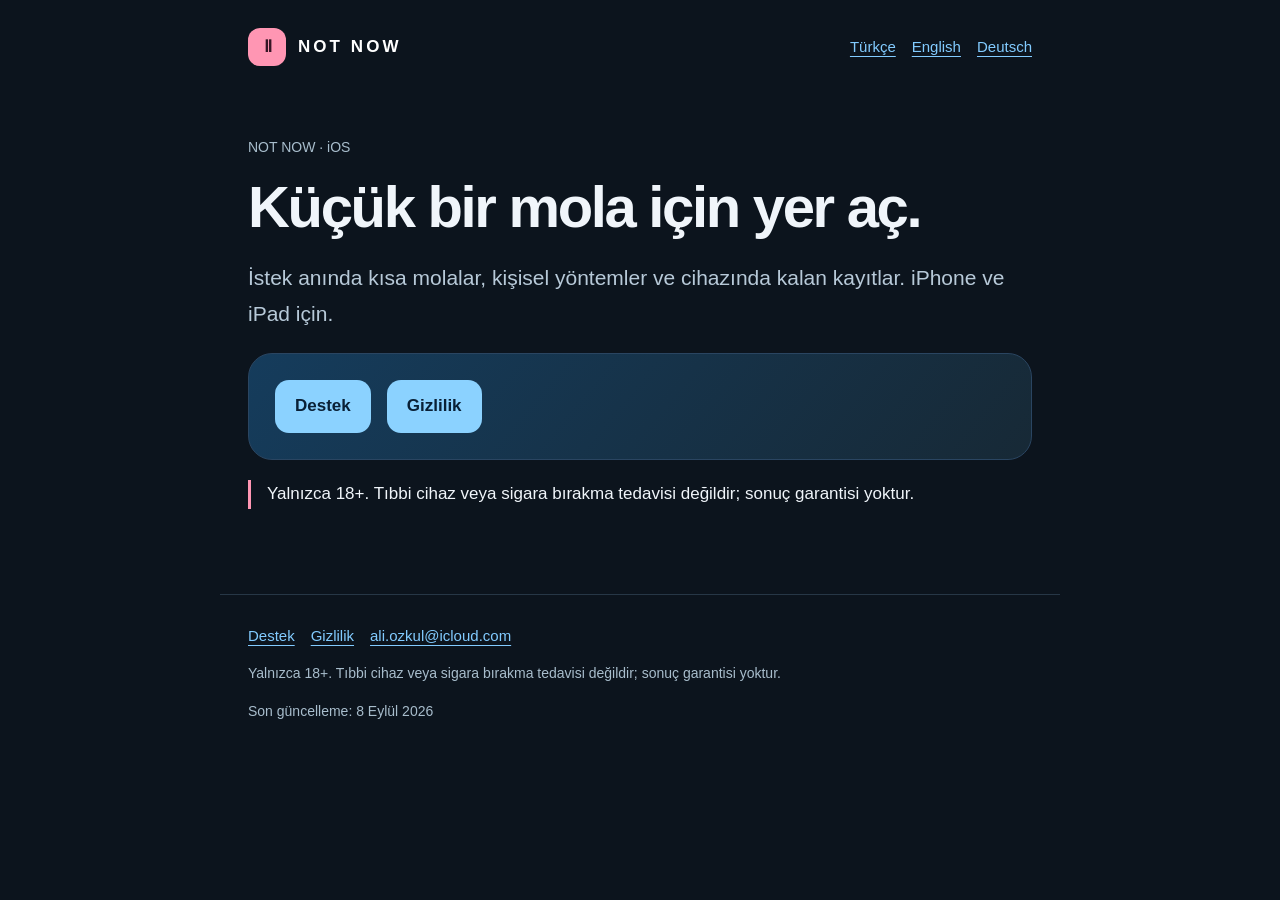
<file: index.html>
<!doctype html><html lang="tr"><head><meta charset="utf-8"><meta name="viewport" content="width=device-width,initial-scale=1"><meta name="description" content="İstek anında kısa molalar, kişisel yöntemler ve cihazında kalan kayıtlar. iPhone ve iPad için."><title>NOT NOW · NOT NOW</title><link rel="stylesheet" href="style.css"></head><body><header><a class="brand" href="index.html"><span>Ⅱ</span>NOT NOW</a><nav aria-label="Language"><a lang="tr" href="index.html">Türkçe</a> <a lang="en" href="index-en.html">English</a> <a lang="de" href="index-de.html">Deutsch</a></nav></header><main><p class="muted">NOT NOW · iOS</p><h1>Küçük bir mola için yer aç.</h1><p class="lead">İstek anında kısa molalar, kişisel yöntemler ve cihazında kalan kayıtlar. iPhone ve iPad için.</p><div class="card links"><a class="button" href="support.html">Destek</a><a class="button" href="privacy.html">Gizlilik</a></div><p class="notice">Yalnızca 18+. Tıbbi cihaz veya sigara bırakma tedavisi değildir; sonuç garantisi yoktur.</p></main><footer><nav><a href="support.html">Destek</a><a href="privacy.html">Gizlilik</a><a href="mailto:ali.ozkul@icloud.com">ali.ozkul@icloud.com</a></nav><p>Yalnızca 18+. Tıbbi cihaz veya sigara bırakma tedavisi değildir; sonuç garantisi yoktur.</p><p>Son güncelleme: 8 Eylül 2026</p></footer></body></html>
</file>
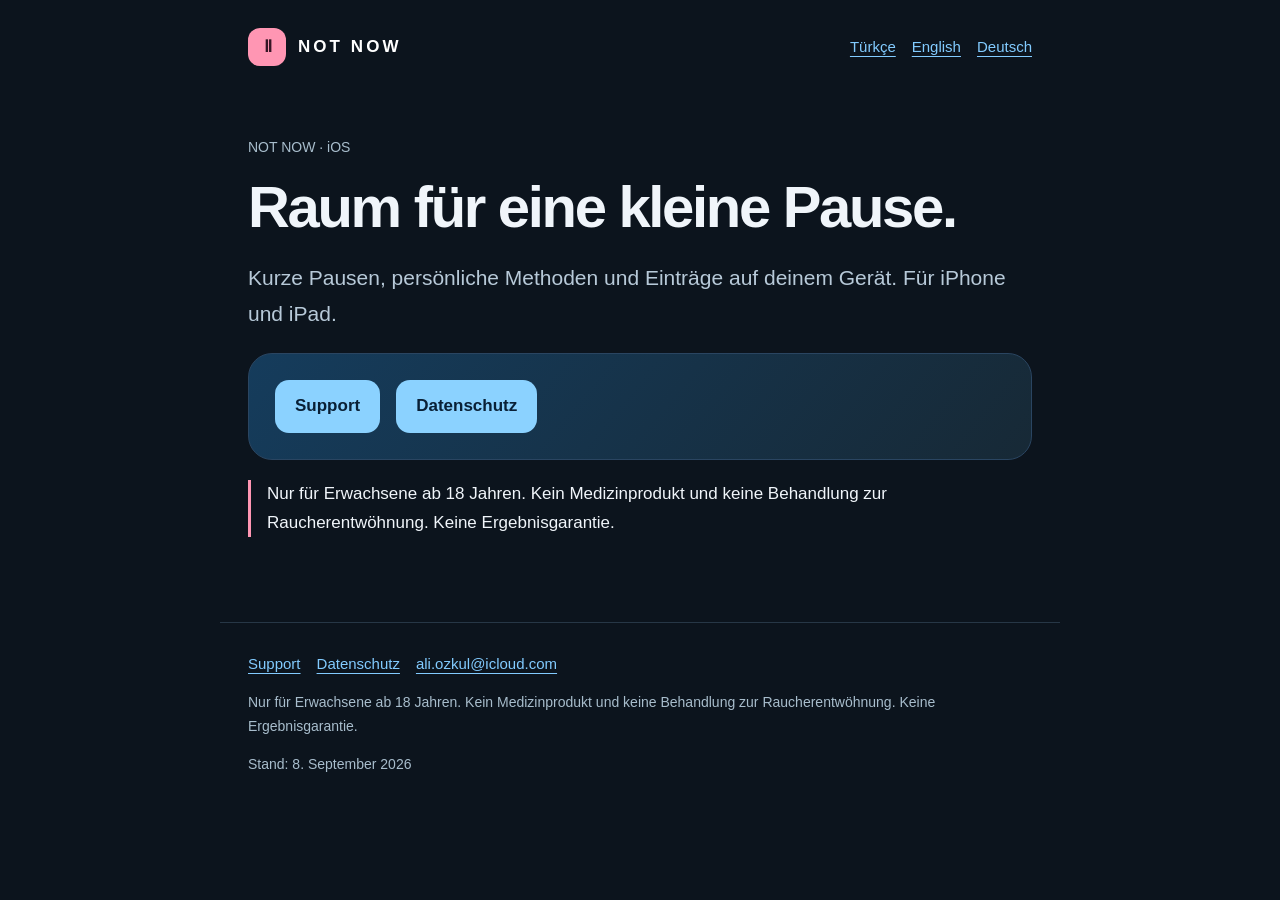
<file: index-de.html>
<!doctype html><html lang="de"><head><meta charset="utf-8"><meta name="viewport" content="width=device-width,initial-scale=1"><meta name="description" content="Kurze Pausen, persönliche Methoden und Einträge auf deinem Gerät. Für iPhone und iPad."><title>NOT NOW · NOT NOW</title><link rel="stylesheet" href="style.css"></head><body><header><a class="brand" href="index-de.html"><span>Ⅱ</span>NOT NOW</a><nav aria-label="Language"><a lang="tr" href="index.html">Türkçe</a> <a lang="en" href="index-en.html">English</a> <a lang="de" href="index-de.html">Deutsch</a></nav></header><main><p class="muted">NOT NOW · iOS</p><h1>Raum für eine kleine Pause.</h1><p class="lead">Kurze Pausen, persönliche Methoden und Einträge auf deinem Gerät. Für iPhone und iPad.</p><div class="card links"><a class="button" href="support-de.html">Support</a><a class="button" href="privacy-de.html">Datenschutz</a></div><p class="notice">Nur für Erwachsene ab 18 Jahren. Kein Medizinprodukt und keine Behandlung zur Raucherentwöhnung. Keine Ergebnisgarantie.</p></main><footer><nav><a href="support-de.html">Support</a><a href="privacy-de.html">Datenschutz</a><a href="mailto:ali.ozkul@icloud.com">ali.ozkul@icloud.com</a></nav><p>Nur für Erwachsene ab 18 Jahren. Kein Medizinprodukt und keine Behandlung zur Raucherentwöhnung. Keine Ergebnisgarantie.</p><p>Stand: 8. September 2026</p></footer></body></html>
</file>
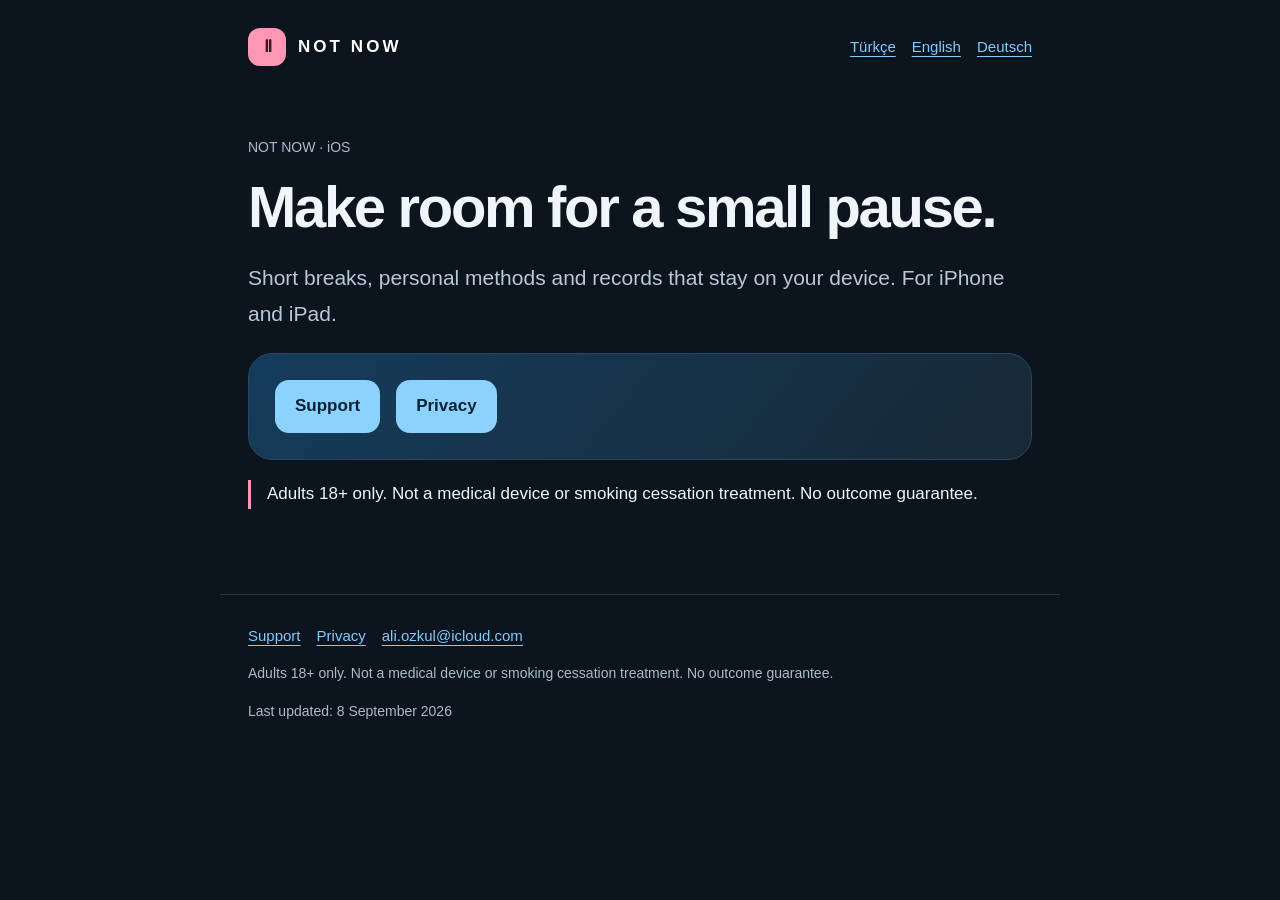
<file: index-en.html>
<!doctype html><html lang="en"><head><meta charset="utf-8"><meta name="viewport" content="width=device-width,initial-scale=1"><meta name="description" content="Short breaks, personal methods and records that stay on your device. For iPhone and iPad."><title>NOT NOW · NOT NOW</title><link rel="stylesheet" href="style.css"></head><body><header><a class="brand" href="index-en.html"><span>Ⅱ</span>NOT NOW</a><nav aria-label="Language"><a lang="tr" href="index.html">Türkçe</a> <a lang="en" href="index-en.html">English</a> <a lang="de" href="index-de.html">Deutsch</a></nav></header><main><p class="muted">NOT NOW · iOS</p><h1>Make room for a small pause.</h1><p class="lead">Short breaks, personal methods and records that stay on your device. For iPhone and iPad.</p><div class="card links"><a class="button" href="support-en.html">Support</a><a class="button" href="privacy-en.html">Privacy</a></div><p class="notice">Adults 18+ only. Not a medical device or smoking cessation treatment. No outcome guarantee.</p></main><footer><nav><a href="support-en.html">Support</a><a href="privacy-en.html">Privacy</a><a href="mailto:ali.ozkul@icloud.com">ali.ozkul@icloud.com</a></nav><p>Adults 18+ only. Not a medical device or smoking cessation treatment. No outcome guarantee.</p><p>Last updated: 8 September 2026</p></footer></body></html>
</file>
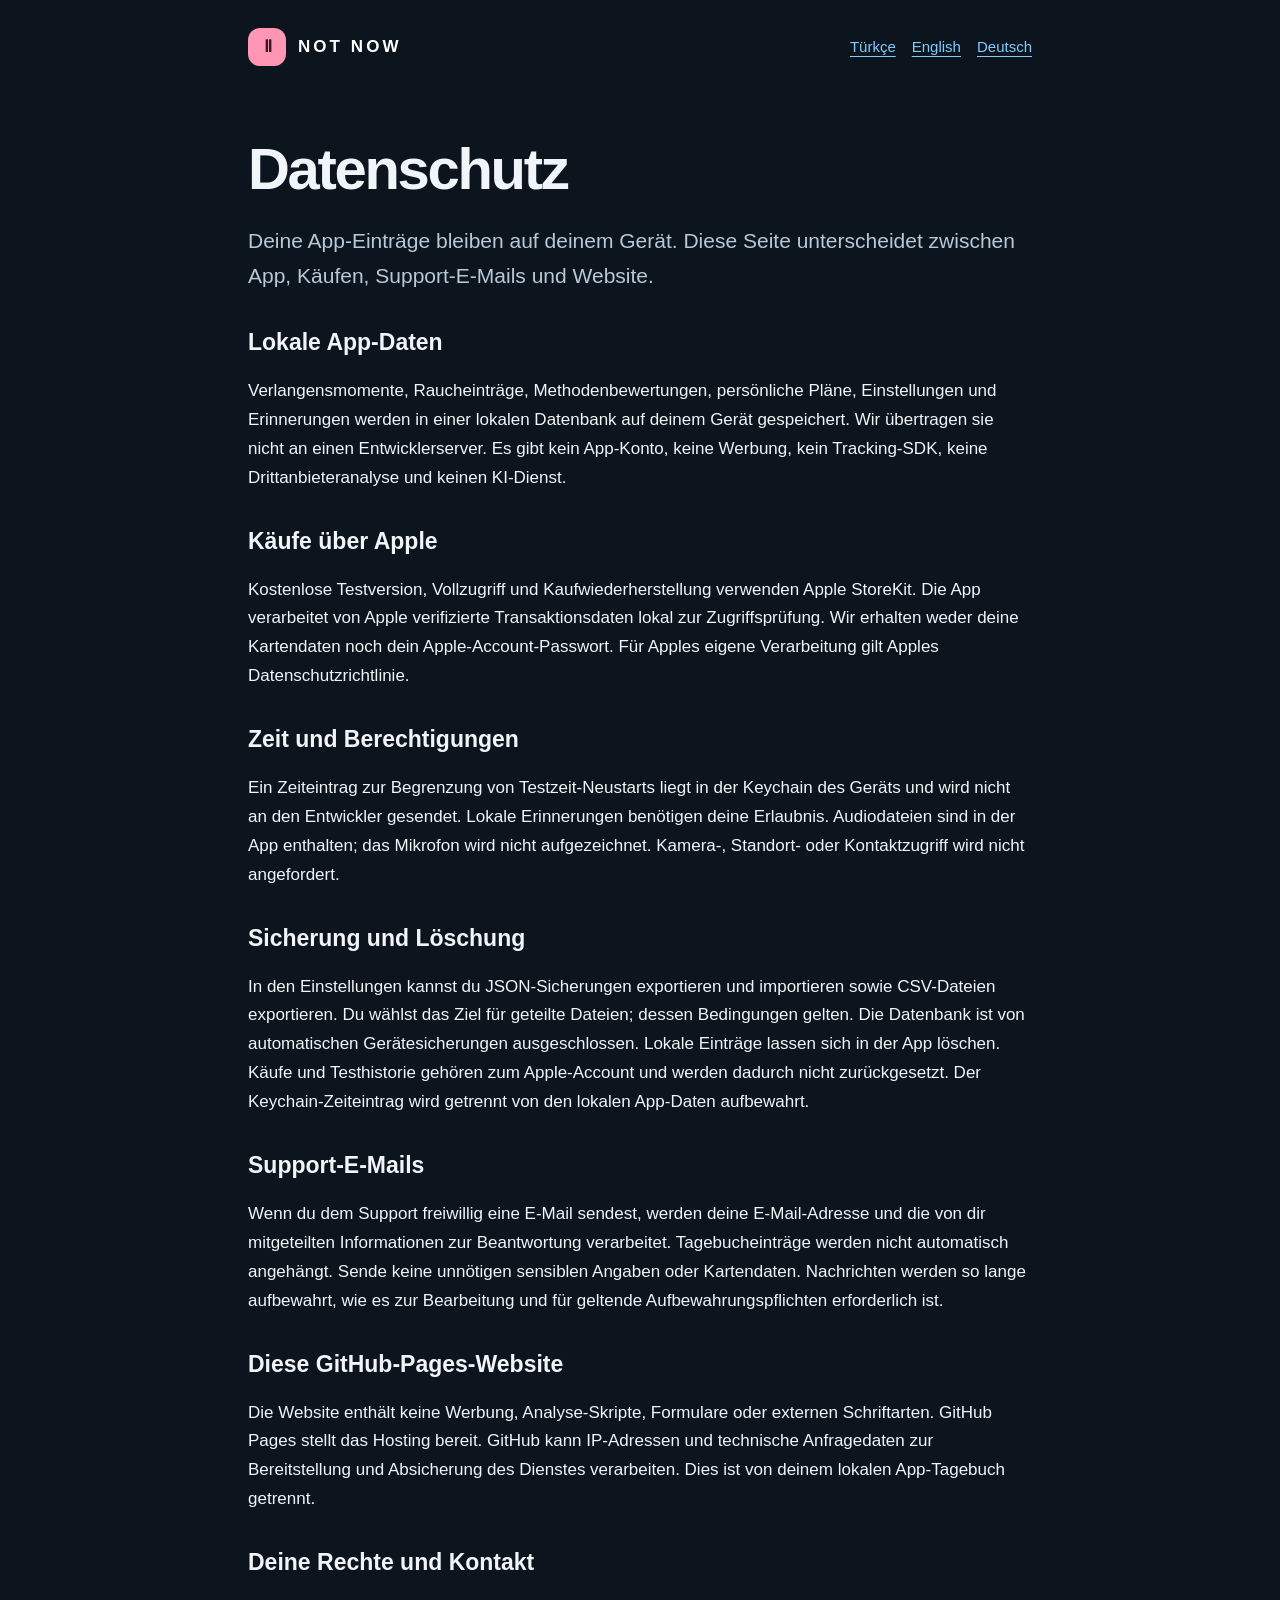
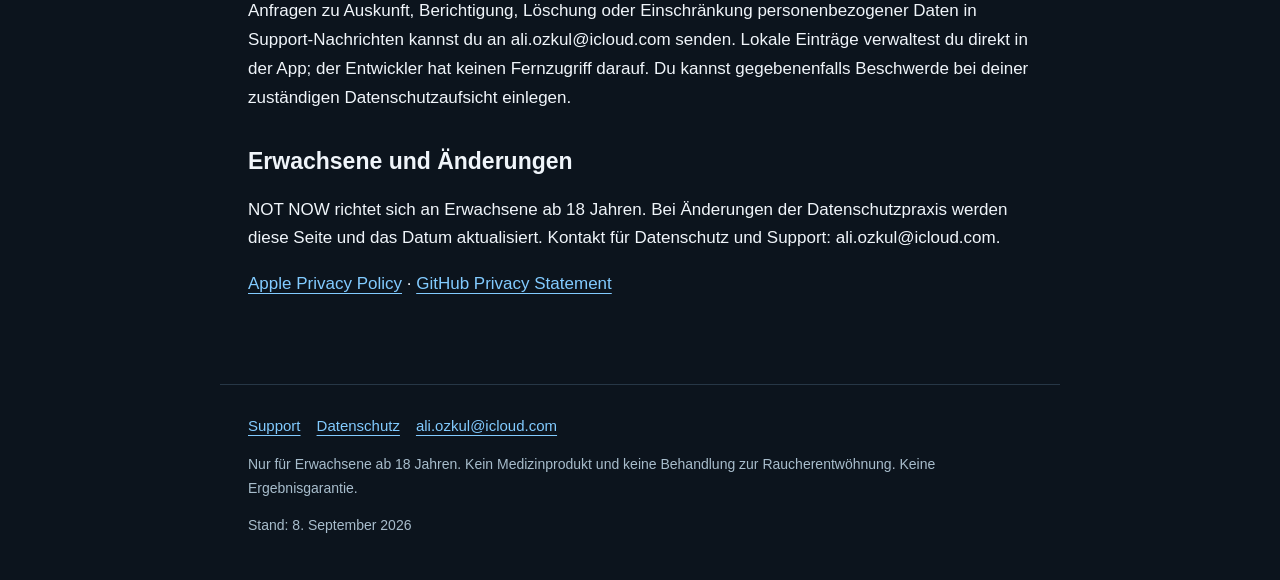
<file: privacy-de.html>
<!doctype html><html lang="de"><head><meta charset="utf-8"><meta name="viewport" content="width=device-width,initial-scale=1"><meta name="description" content="Kurze Pausen, persönliche Methoden und Einträge auf deinem Gerät. Für iPhone und iPad."><title>Datenschutz · NOT NOW</title><link rel="stylesheet" href="style.css"></head><body><header><a class="brand" href="index-de.html"><span>Ⅱ</span>NOT NOW</a><nav aria-label="Language"><a lang="tr" href="privacy.html">Türkçe</a> <a lang="en" href="privacy-en.html">English</a> <a lang="de" href="privacy-de.html">Deutsch</a></nav></header><main><h1>Datenschutz</h1><p class="lead">Deine App-Einträge bleiben auf deinem Gerät. Diese Seite unterscheidet zwischen App, Käufen, Support-E-Mails und Website.</p><section><h2>Lokale App-Daten</h2><p>Verlangensmomente, Raucheinträge, Methodenbewertungen, persönliche Pläne, Einstellungen und Erinnerungen werden in einer lokalen Datenbank auf deinem Gerät gespeichert. Wir übertragen sie nicht an einen Entwicklerserver. Es gibt kein App-Konto, keine Werbung, kein Tracking-SDK, keine Drittanbieteranalyse und keinen KI-Dienst.</p></section><section><h2>Käufe über Apple</h2><p>Kostenlose Testversion, Vollzugriff und Kaufwiederherstellung verwenden Apple StoreKit. Die App verarbeitet von Apple verifizierte Transaktionsdaten lokal zur Zugriffsprüfung. Wir erhalten weder deine Kartendaten noch dein Apple-Account-Passwort. Für Apples eigene Verarbeitung gilt Apples Datenschutzrichtlinie.</p></section><section><h2>Zeit und Berechtigungen</h2><p>Ein Zeiteintrag zur Begrenzung von Testzeit-Neustarts liegt in der Keychain des Geräts und wird nicht an den Entwickler gesendet. Lokale Erinnerungen benötigen deine Erlaubnis. Audiodateien sind in der App enthalten; das Mikrofon wird nicht aufgezeichnet. Kamera-, Standort- oder Kontaktzugriff wird nicht angefordert.</p></section><section><h2>Sicherung und Löschung</h2><p>In den Einstellungen kannst du JSON-Sicherungen exportieren und importieren sowie CSV-Dateien exportieren. Du wählst das Ziel für geteilte Dateien; dessen Bedingungen gelten. Die Datenbank ist von automatischen Gerätesicherungen ausgeschlossen. Lokale Einträge lassen sich in der App löschen. Käufe und Testhistorie gehören zum Apple-Account und werden dadurch nicht zurückgesetzt. Der Keychain-Zeiteintrag wird getrennt von den lokalen App-Daten aufbewahrt.</p></section><section><h2>Support-E-Mails</h2><p>Wenn du dem Support freiwillig eine E-Mail sendest, werden deine E-Mail-Adresse und die von dir mitgeteilten Informationen zur Beantwortung verarbeitet. Tagebucheinträge werden nicht automatisch angehängt. Sende keine unnötigen sensiblen Angaben oder Kartendaten. Nachrichten werden so lange aufbewahrt, wie es zur Bearbeitung und für geltende Aufbewahrungspflichten erforderlich ist.</p></section><section><h2>Diese GitHub-Pages-Website</h2><p>Die Website enthält keine Werbung, Analyse-Skripte, Formulare oder externen Schriftarten. GitHub Pages stellt das Hosting bereit. GitHub kann IP-Adressen und technische Anfragedaten zur Bereitstellung und Absicherung des Dienstes verarbeiten. Dies ist von deinem lokalen App-Tagebuch getrennt.</p></section><section><h2>Deine Rechte und Kontakt</h2><p>Anfragen zu Auskunft, Berichtigung, Löschung oder Einschränkung personenbezogener Daten in Support-Nachrichten kannst du an ali.ozkul@icloud.com senden. Lokale Einträge verwaltest du direkt in der App; der Entwickler hat keinen Fernzugriff darauf. Du kannst gegebenenfalls Beschwerde bei deiner zuständigen Datenschutzaufsicht einlegen.</p></section><section><h2>Erwachsene und Änderungen</h2><p>NOT NOW richtet sich an Erwachsene ab 18 Jahren. Bei Änderungen der Datenschutzpraxis werden diese Seite und das Datum aktualisiert. Kontakt für Datenschutz und Support: ali.ozkul@icloud.com.</p></section><p><a href="https://www.apple.com/legal/privacy/">Apple Privacy Policy</a> · <a href="https://docs.github.com/en/site-policy/privacy-policies/github-general-privacy-statement">GitHub Privacy Statement</a></p></main><footer><nav><a href="support-de.html">Support</a><a href="privacy-de.html">Datenschutz</a><a href="mailto:ali.ozkul@icloud.com">ali.ozkul@icloud.com</a></nav><p>Nur für Erwachsene ab 18 Jahren. Kein Medizinprodukt und keine Behandlung zur Raucherentwöhnung. Keine Ergebnisgarantie.</p><p>Stand: 8. September 2026</p></footer></body></html>
</file>
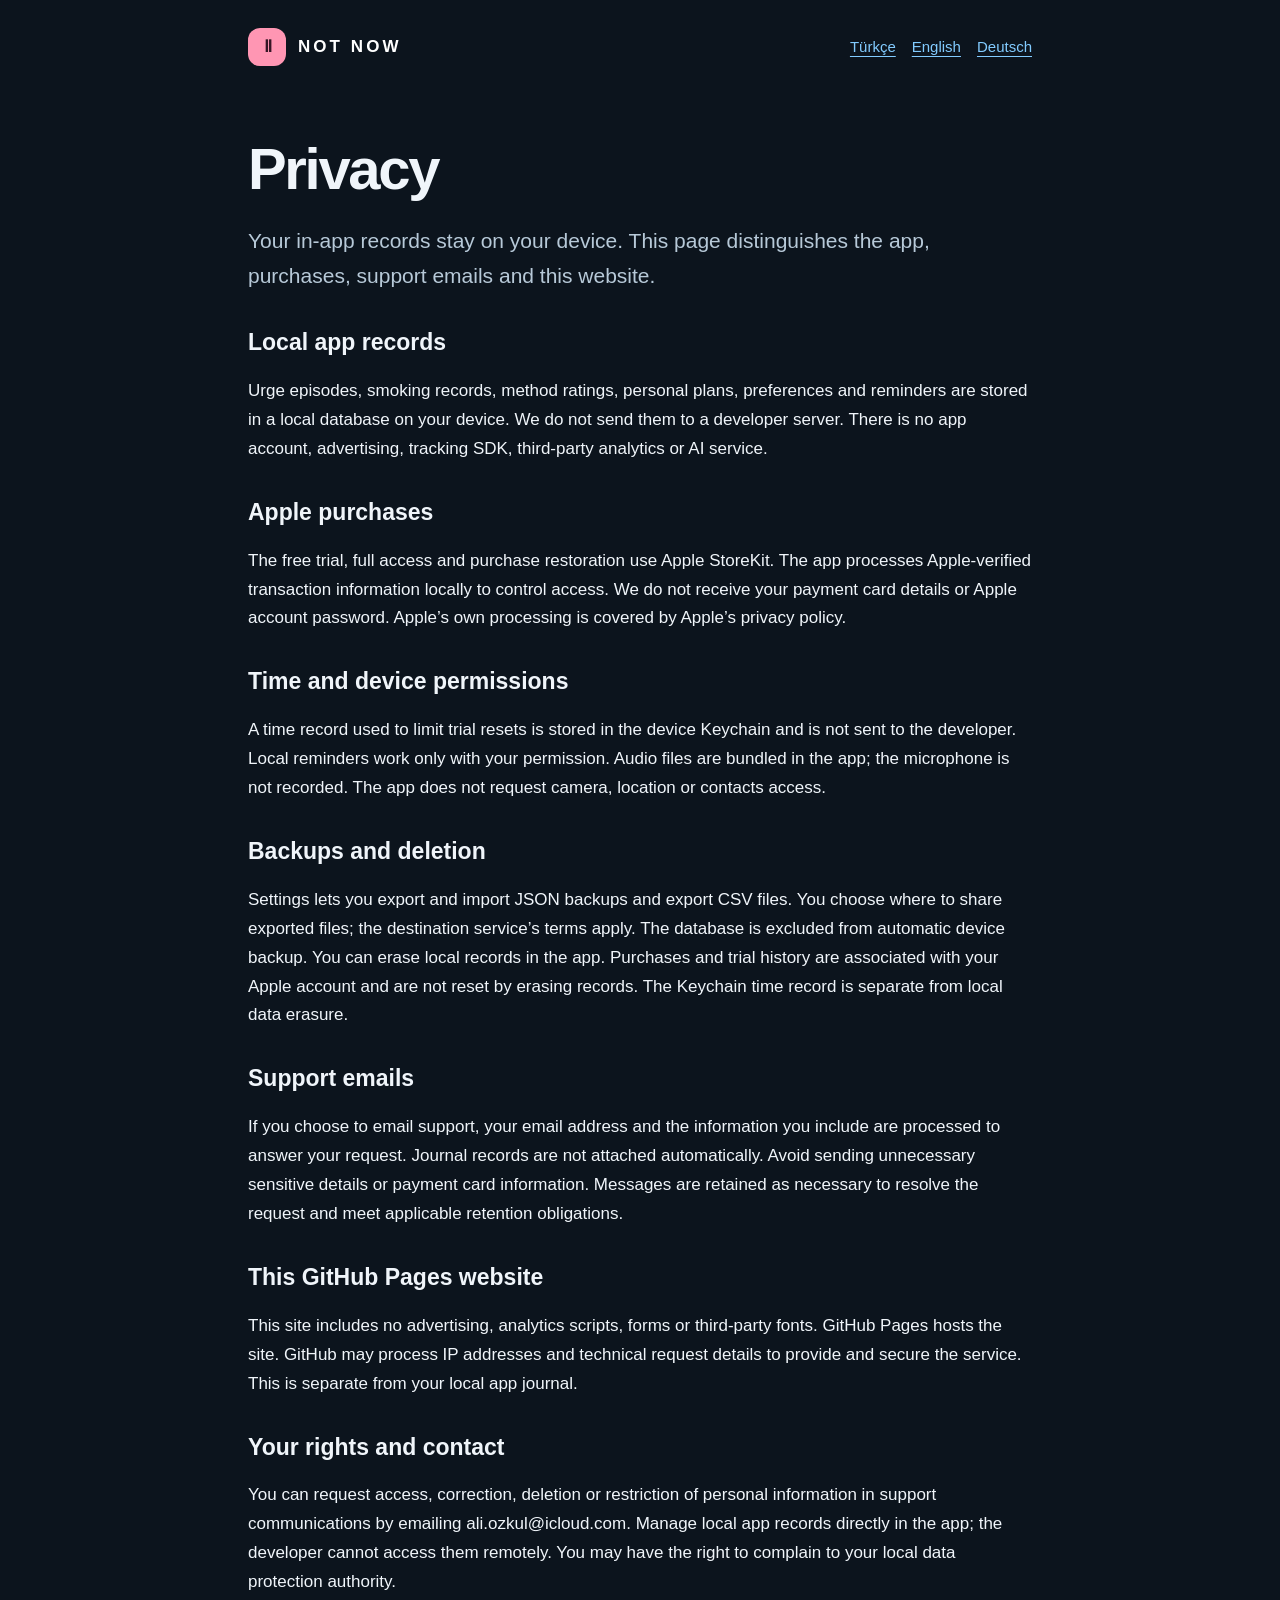
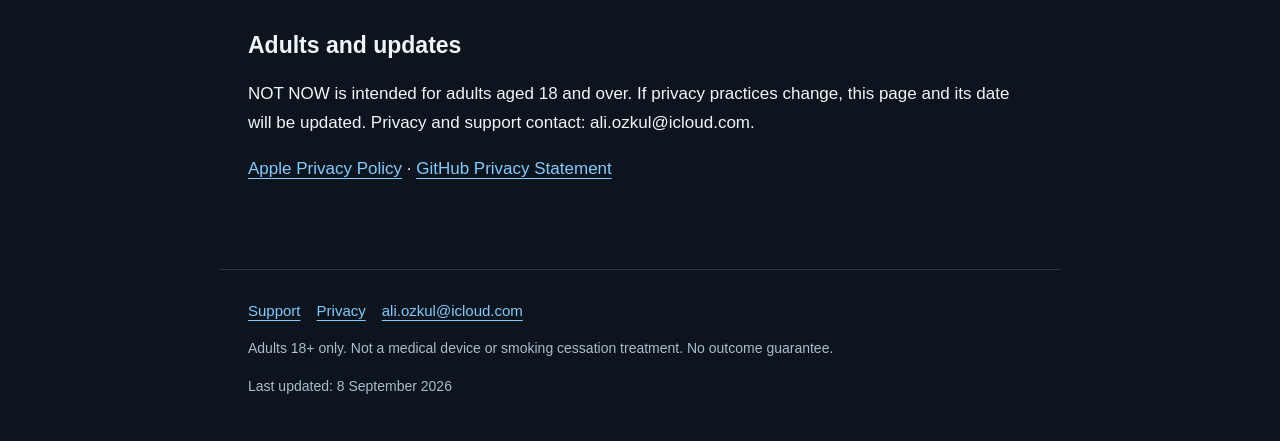
<file: privacy-en.html>
<!doctype html><html lang="en"><head><meta charset="utf-8"><meta name="viewport" content="width=device-width,initial-scale=1"><meta name="description" content="Short breaks, personal methods and records that stay on your device. For iPhone and iPad."><title>Privacy · NOT NOW</title><link rel="stylesheet" href="style.css"></head><body><header><a class="brand" href="index-en.html"><span>Ⅱ</span>NOT NOW</a><nav aria-label="Language"><a lang="tr" href="privacy.html">Türkçe</a> <a lang="en" href="privacy-en.html">English</a> <a lang="de" href="privacy-de.html">Deutsch</a></nav></header><main><h1>Privacy</h1><p class="lead">Your in-app records stay on your device. This page distinguishes the app, purchases, support emails and this website.</p><section><h2>Local app records</h2><p>Urge episodes, smoking records, method ratings, personal plans, preferences and reminders are stored in a local database on your device. We do not send them to a developer server. There is no app account, advertising, tracking SDK, third-party analytics or AI service.</p></section><section><h2>Apple purchases</h2><p>The free trial, full access and purchase restoration use Apple StoreKit. The app processes Apple-verified transaction information locally to control access. We do not receive your payment card details or Apple account password. Apple’s own processing is covered by Apple’s privacy policy.</p></section><section><h2>Time and device permissions</h2><p>A time record used to limit trial resets is stored in the device Keychain and is not sent to the developer. Local reminders work only with your permission. Audio files are bundled in the app; the microphone is not recorded. The app does not request camera, location or contacts access.</p></section><section><h2>Backups and deletion</h2><p>Settings lets you export and import JSON backups and export CSV files. You choose where to share exported files; the destination service’s terms apply. The database is excluded from automatic device backup. You can erase local records in the app. Purchases and trial history are associated with your Apple account and are not reset by erasing records. The Keychain time record is separate from local data erasure.</p></section><section><h2>Support emails</h2><p>If you choose to email support, your email address and the information you include are processed to answer your request. Journal records are not attached automatically. Avoid sending unnecessary sensitive details or payment card information. Messages are retained as necessary to resolve the request and meet applicable retention obligations.</p></section><section><h2>This GitHub Pages website</h2><p>This site includes no advertising, analytics scripts, forms or third-party fonts. GitHub Pages hosts the site. GitHub may process IP addresses and technical request details to provide and secure the service. This is separate from your local app journal.</p></section><section><h2>Your rights and contact</h2><p>You can request access, correction, deletion or restriction of personal information in support communications by emailing ali.ozkul@icloud.com. Manage local app records directly in the app; the developer cannot access them remotely. You may have the right to complain to your local data protection authority.</p></section><section><h2>Adults and updates</h2><p>NOT NOW is intended for adults aged 18 and over. If privacy practices change, this page and its date will be updated. Privacy and support contact: ali.ozkul@icloud.com.</p></section><p><a href="https://www.apple.com/legal/privacy/">Apple Privacy Policy</a> · <a href="https://docs.github.com/en/site-policy/privacy-policies/github-general-privacy-statement">GitHub Privacy Statement</a></p></main><footer><nav><a href="support-en.html">Support</a><a href="privacy-en.html">Privacy</a><a href="mailto:ali.ozkul@icloud.com">ali.ozkul@icloud.com</a></nav><p>Adults 18+ only. Not a medical device or smoking cessation treatment. No outcome guarantee.</p><p>Last updated: 8 September 2026</p></footer></body></html>
</file>
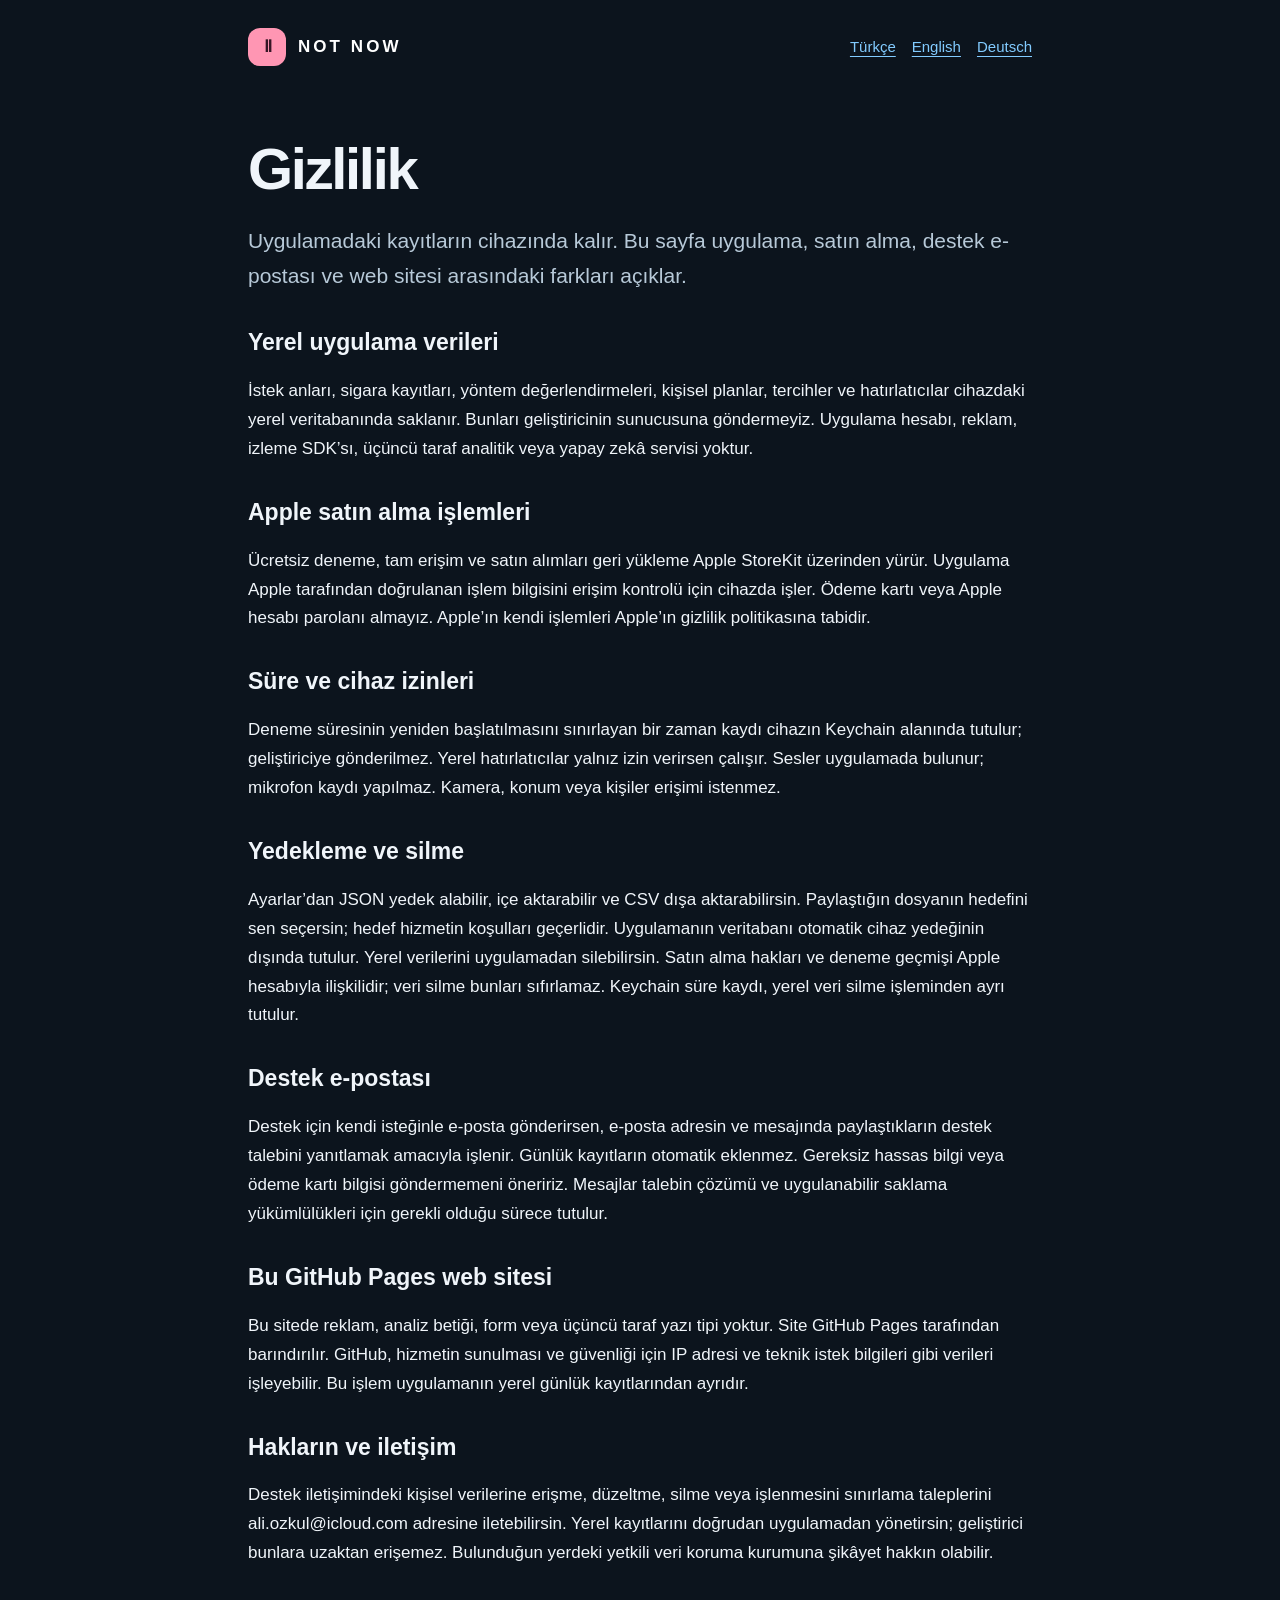
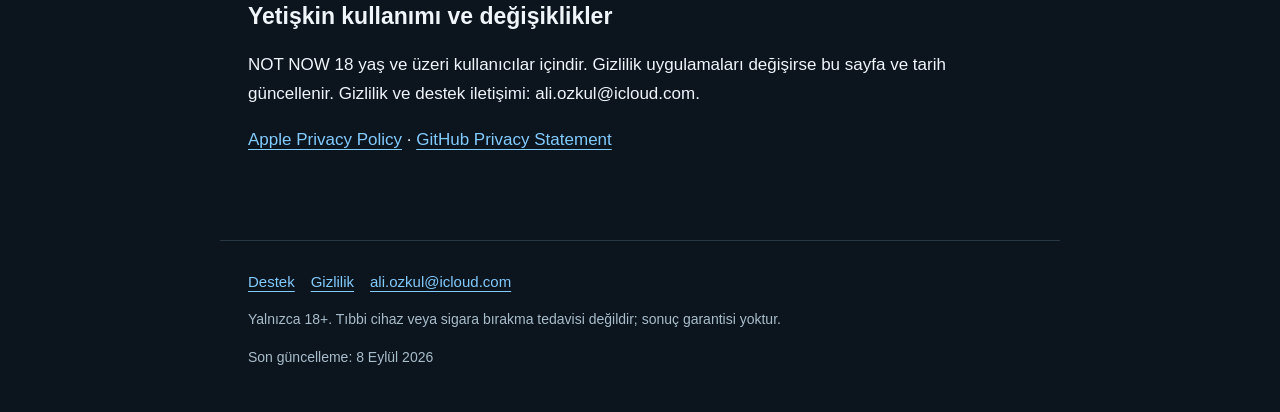
<file: privacy.html>
<!doctype html><html lang="tr"><head><meta charset="utf-8"><meta name="viewport" content="width=device-width,initial-scale=1"><meta name="description" content="İstek anında kısa molalar, kişisel yöntemler ve cihazında kalan kayıtlar. iPhone ve iPad için."><title>Gizlilik · NOT NOW</title><link rel="stylesheet" href="style.css"></head><body><header><a class="brand" href="index.html"><span>Ⅱ</span>NOT NOW</a><nav aria-label="Language"><a lang="tr" href="privacy.html">Türkçe</a> <a lang="en" href="privacy-en.html">English</a> <a lang="de" href="privacy-de.html">Deutsch</a></nav></header><main><h1>Gizlilik</h1><p class="lead">Uygulamadaki kayıtların cihazında kalır. Bu sayfa uygulama, satın alma, destek e-postası ve web sitesi arasındaki farkları açıklar.</p><section><h2>Yerel uygulama verileri</h2><p>İstek anları, sigara kayıtları, yöntem değerlendirmeleri, kişisel planlar, tercihler ve hatırlatıcılar cihazdaki yerel veritabanında saklanır. Bunları geliştiricinin sunucusuna göndermeyiz. Uygulama hesabı, reklam, izleme SDK’sı, üçüncü taraf analitik veya yapay zekâ servisi yoktur.</p></section><section><h2>Apple satın alma işlemleri</h2><p>Ücretsiz deneme, tam erişim ve satın alımları geri yükleme Apple StoreKit üzerinden yürür. Uygulama Apple tarafından doğrulanan işlem bilgisini erişim kontrolü için cihazda işler. Ödeme kartı veya Apple hesabı parolanı almayız. Apple’ın kendi işlemleri Apple’ın gizlilik politikasına tabidir.</p></section><section><h2>Süre ve cihaz izinleri</h2><p>Deneme süresinin yeniden başlatılmasını sınırlayan bir zaman kaydı cihazın Keychain alanında tutulur; geliştiriciye gönderilmez. Yerel hatırlatıcılar yalnız izin verirsen çalışır. Sesler uygulamada bulunur; mikrofon kaydı yapılmaz. Kamera, konum veya kişiler erişimi istenmez.</p></section><section><h2>Yedekleme ve silme</h2><p>Ayarlar’dan JSON yedek alabilir, içe aktarabilir ve CSV dışa aktarabilirsin. Paylaştığın dosyanın hedefini sen seçersin; hedef hizmetin koşulları geçerlidir. Uygulamanın veritabanı otomatik cihaz yedeğinin dışında tutulur. Yerel verilerini uygulamadan silebilirsin. Satın alma hakları ve deneme geçmişi Apple hesabıyla ilişkilidir; veri silme bunları sıfırlamaz. Keychain süre kaydı, yerel veri silme işleminden ayrı tutulur.</p></section><section><h2>Destek e-postası</h2><p>Destek için kendi isteğinle e-posta gönderirsen, e-posta adresin ve mesajında paylaştıkların destek talebini yanıtlamak amacıyla işlenir. Günlük kayıtların otomatik eklenmez. Gereksiz hassas bilgi veya ödeme kartı bilgisi göndermemeni öneririz. Mesajlar talebin çözümü ve uygulanabilir saklama yükümlülükleri için gerekli olduğu sürece tutulur.</p></section><section><h2>Bu GitHub Pages web sitesi</h2><p>Bu sitede reklam, analiz betiği, form veya üçüncü taraf yazı tipi yoktur. Site GitHub Pages tarafından barındırılır. GitHub, hizmetin sunulması ve güvenliği için IP adresi ve teknik istek bilgileri gibi verileri işleyebilir. Bu işlem uygulamanın yerel günlük kayıtlarından ayrıdır.</p></section><section><h2>Hakların ve iletişim</h2><p>Destek iletişimindeki kişisel verilerine erişme, düzeltme, silme veya işlenmesini sınırlama taleplerini ali.ozkul@icloud.com adresine iletebilirsin. Yerel kayıtlarını doğrudan uygulamadan yönetirsin; geliştirici bunlara uzaktan erişemez. Bulunduğun yerdeki yetkili veri koruma kurumuna şikâyet hakkın olabilir.</p></section><section><h2>Yetişkin kullanımı ve değişiklikler</h2><p>NOT NOW 18 yaş ve üzeri kullanıcılar içindir. Gizlilik uygulamaları değişirse bu sayfa ve tarih güncellenir. Gizlilik ve destek iletişimi: ali.ozkul@icloud.com.</p></section><p><a href="https://www.apple.com/legal/privacy/">Apple Privacy Policy</a> · <a href="https://docs.github.com/en/site-policy/privacy-policies/github-general-privacy-statement">GitHub Privacy Statement</a></p></main><footer><nav><a href="support.html">Destek</a><a href="privacy.html">Gizlilik</a><a href="mailto:ali.ozkul@icloud.com">ali.ozkul@icloud.com</a></nav><p>Yalnızca 18+. Tıbbi cihaz veya sigara bırakma tedavisi değildir; sonuç garantisi yoktur.</p><p>Son güncelleme: 8 Eylül 2026</p></footer></body></html>
</file>
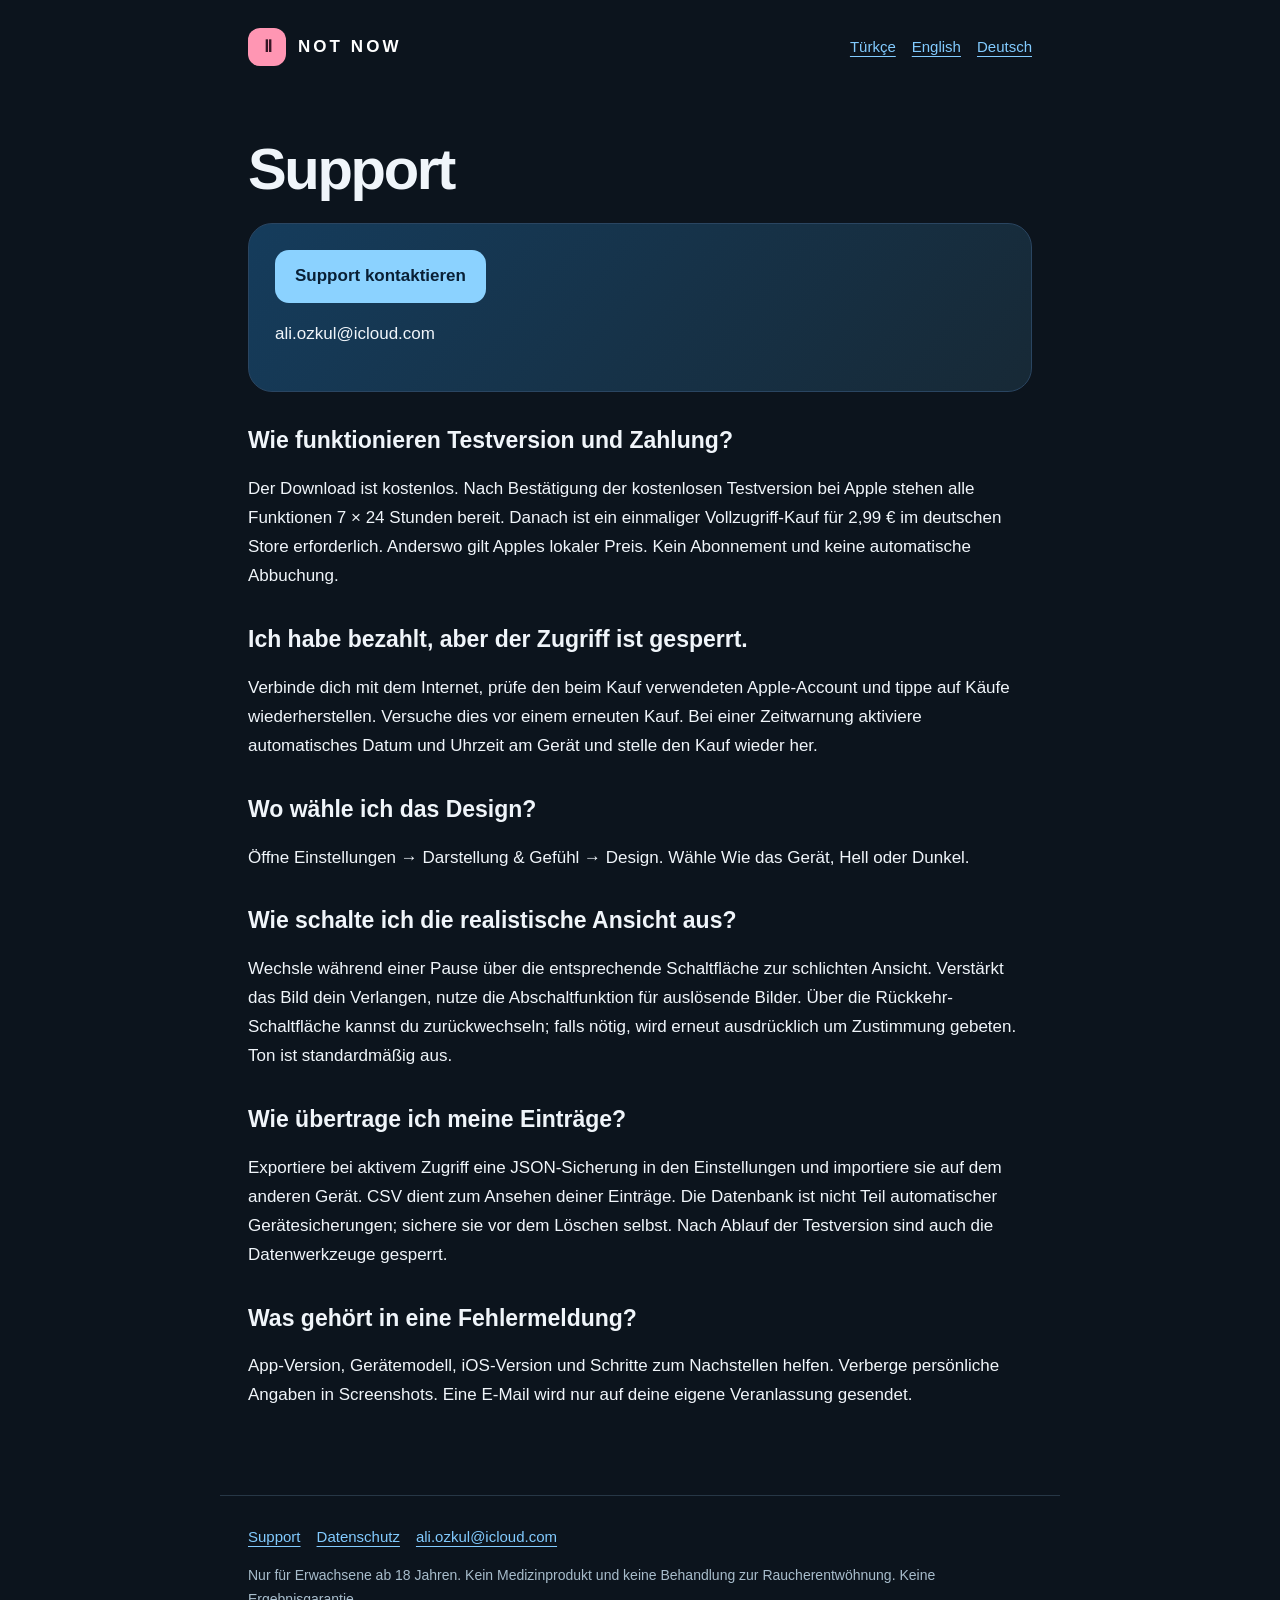
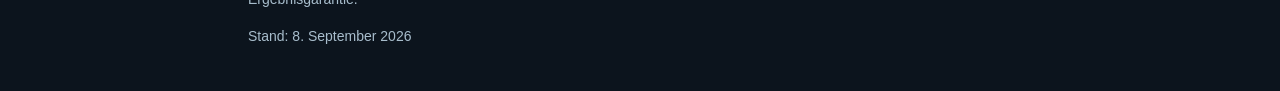
<file: support-de.html>
<!doctype html><html lang="de"><head><meta charset="utf-8"><meta name="viewport" content="width=device-width,initial-scale=1"><meta name="description" content="Kurze Pausen, persönliche Methoden und Einträge auf deinem Gerät. Für iPhone und iPad."><title>Support · NOT NOW</title><link rel="stylesheet" href="style.css"></head><body><header><a class="brand" href="index-de.html"><span>Ⅱ</span>NOT NOW</a><nav aria-label="Language"><a lang="tr" href="support.html">Türkçe</a> <a lang="en" href="support-en.html">English</a> <a lang="de" href="support-de.html">Deutsch</a></nav></header><main><h1>Support</h1><div class="card"><a class="button" href="mailto:ali.ozkul@icloud.com">Support kontaktieren</a><p>ali.ozkul@icloud.com</p></div><section><h2>Wie funktionieren Testversion und Zahlung?</h2><p>Der Download ist kostenlos. Nach Bestätigung der kostenlosen Testversion bei Apple stehen alle Funktionen 7 × 24 Stunden bereit. Danach ist ein einmaliger Vollzugriff-Kauf für 2,99 € im deutschen Store erforderlich. Anderswo gilt Apples lokaler Preis. Kein Abonnement und keine automatische Abbuchung.</p></section><section><h2>Ich habe bezahlt, aber der Zugriff ist gesperrt.</h2><p>Verbinde dich mit dem Internet, prüfe den beim Kauf verwendeten Apple-Account und tippe auf Käufe wiederherstellen. Versuche dies vor einem erneuten Kauf. Bei einer Zeitwarnung aktiviere automatisches Datum und Uhrzeit am Gerät und stelle den Kauf wieder her.</p></section><section><h2>Wo wähle ich das Design?</h2><p>Öffne Einstellungen → Darstellung &amp; Gefühl → Design. Wähle Wie das Gerät, Hell oder Dunkel.</p></section><section><h2>Wie schalte ich die realistische Ansicht aus?</h2><p>Wechsle während einer Pause über die entsprechende Schaltfläche zur schlichten Ansicht. Verstärkt das Bild dein Verlangen, nutze die Abschaltfunktion für auslösende Bilder. Über die Rückkehr-Schaltfläche kannst du zurückwechseln; falls nötig, wird erneut ausdrücklich um Zustimmung gebeten. Ton ist standardmäßig aus.</p></section><section><h2>Wie übertrage ich meine Einträge?</h2><p>Exportiere bei aktivem Zugriff eine JSON-Sicherung in den Einstellungen und importiere sie auf dem anderen Gerät. CSV dient zum Ansehen deiner Einträge. Die Datenbank ist nicht Teil automatischer Gerätesicherungen; sichere sie vor dem Löschen selbst. Nach Ablauf der Testversion sind auch die Datenwerkzeuge gesperrt.</p></section><section><h2>Was gehört in eine Fehlermeldung?</h2><p>App-Version, Gerätemodell, iOS-Version und Schritte zum Nachstellen helfen. Verberge persönliche Angaben in Screenshots. Eine E-Mail wird nur auf deine eigene Veranlassung gesendet.</p></section></main><footer><nav><a href="support-de.html">Support</a><a href="privacy-de.html">Datenschutz</a><a href="mailto:ali.ozkul@icloud.com">ali.ozkul@icloud.com</a></nav><p>Nur für Erwachsene ab 18 Jahren. Kein Medizinprodukt und keine Behandlung zur Raucherentwöhnung. Keine Ergebnisgarantie.</p><p>Stand: 8. September 2026</p></footer></body></html>
</file>
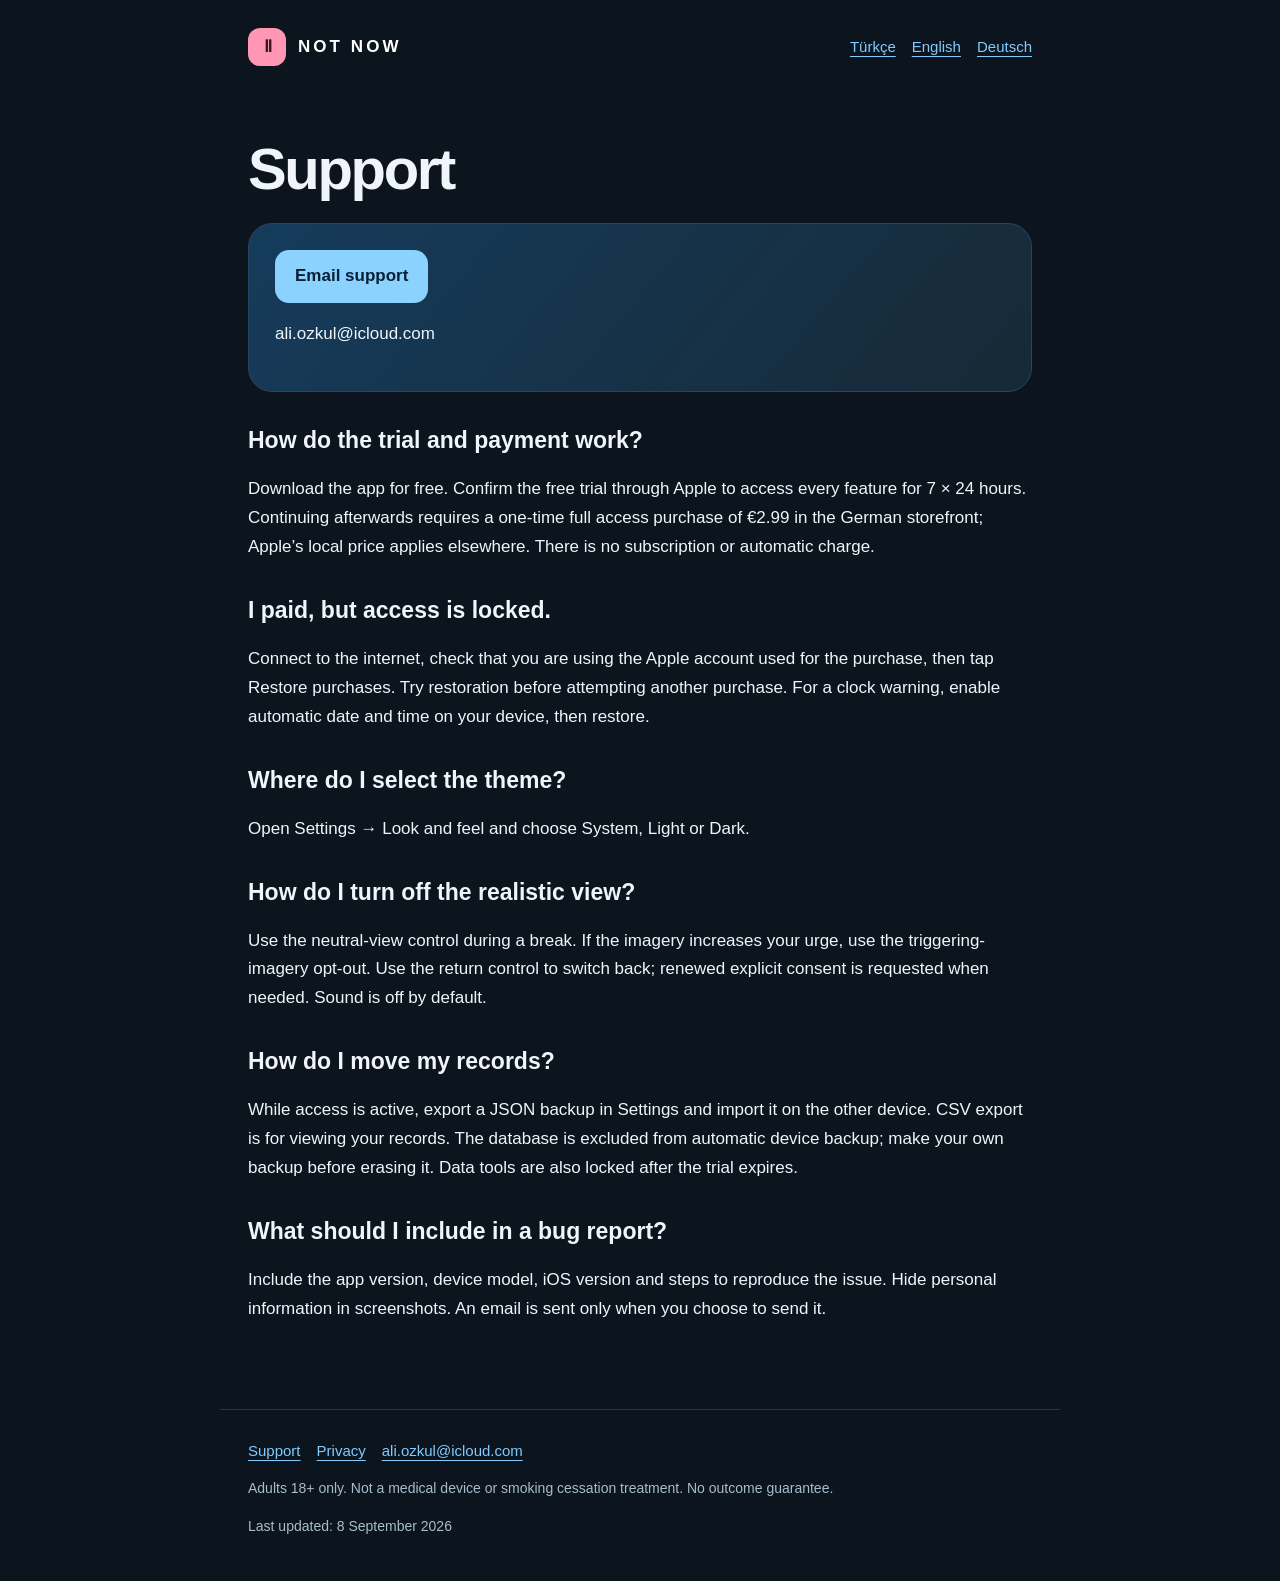
<file: support-en.html>
<!doctype html><html lang="en"><head><meta charset="utf-8"><meta name="viewport" content="width=device-width,initial-scale=1"><meta name="description" content="Short breaks, personal methods and records that stay on your device. For iPhone and iPad."><title>Support · NOT NOW</title><link rel="stylesheet" href="style.css"></head><body><header><a class="brand" href="index-en.html"><span>Ⅱ</span>NOT NOW</a><nav aria-label="Language"><a lang="tr" href="support.html">Türkçe</a> <a lang="en" href="support-en.html">English</a> <a lang="de" href="support-de.html">Deutsch</a></nav></header><main><h1>Support</h1><div class="card"><a class="button" href="mailto:ali.ozkul@icloud.com">Email support</a><p>ali.ozkul@icloud.com</p></div><section><h2>How do the trial and payment work?</h2><p>Download the app for free. Confirm the free trial through Apple to access every feature for 7 × 24 hours. Continuing afterwards requires a one-time full access purchase of €2.99 in the German storefront; Apple’s local price applies elsewhere. There is no subscription or automatic charge.</p></section><section><h2>I paid, but access is locked.</h2><p>Connect to the internet, check that you are using the Apple account used for the purchase, then tap Restore purchases. Try restoration before attempting another purchase. For a clock warning, enable automatic date and time on your device, then restore.</p></section><section><h2>Where do I select the theme?</h2><p>Open Settings → Look and feel and choose System, Light or Dark.</p></section><section><h2>How do I turn off the realistic view?</h2><p>Use the neutral-view control during a break. If the imagery increases your urge, use the triggering-imagery opt-out. Use the return control to switch back; renewed explicit consent is requested when needed. Sound is off by default.</p></section><section><h2>How do I move my records?</h2><p>While access is active, export a JSON backup in Settings and import it on the other device. CSV export is for viewing your records. The database is excluded from automatic device backup; make your own backup before erasing it. Data tools are also locked after the trial expires.</p></section><section><h2>What should I include in a bug report?</h2><p>Include the app version, device model, iOS version and steps to reproduce the issue. Hide personal information in screenshots. An email is sent only when you choose to send it.</p></section></main><footer><nav><a href="support-en.html">Support</a><a href="privacy-en.html">Privacy</a><a href="mailto:ali.ozkul@icloud.com">ali.ozkul@icloud.com</a></nav><p>Adults 18+ only. Not a medical device or smoking cessation treatment. No outcome guarantee.</p><p>Last updated: 8 September 2026</p></footer></body></html>
</file>
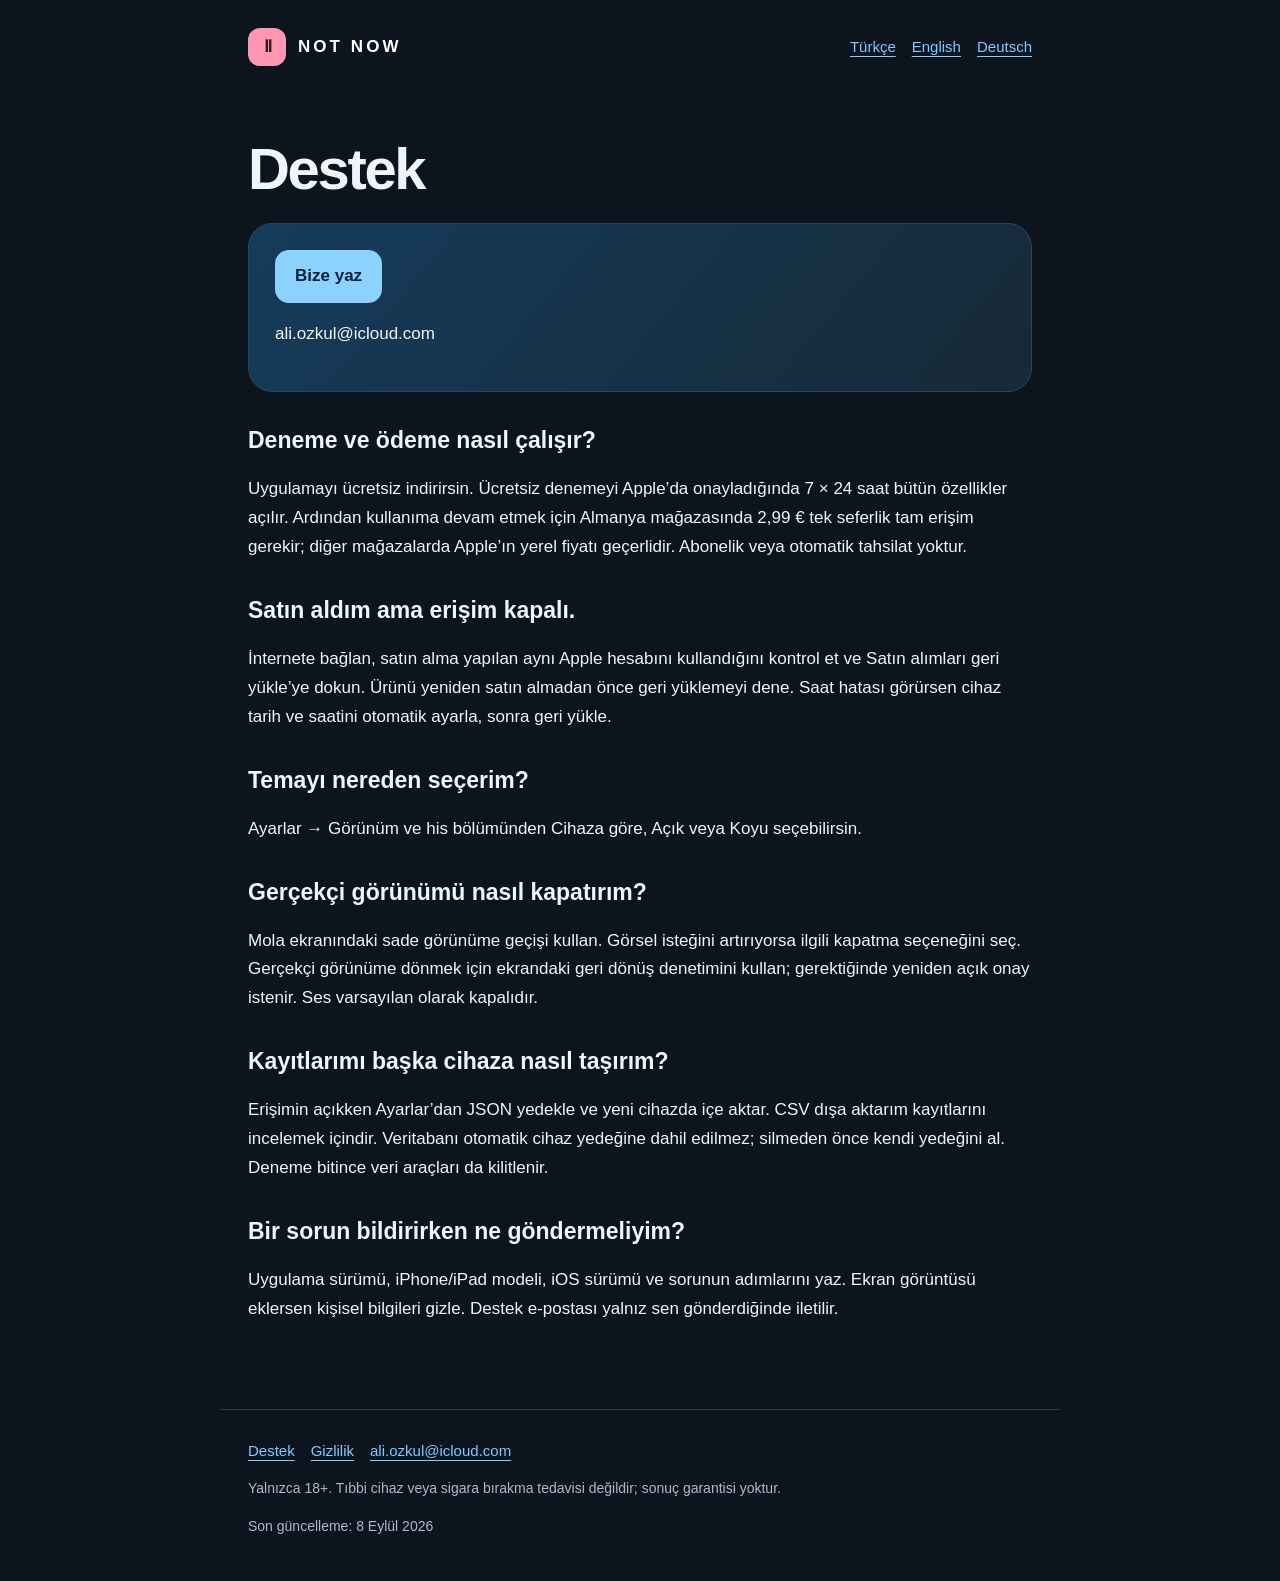
<file: support.html>
<!doctype html><html lang="tr"><head><meta charset="utf-8"><meta name="viewport" content="width=device-width,initial-scale=1"><meta name="description" content="İstek anında kısa molalar, kişisel yöntemler ve cihazında kalan kayıtlar. iPhone ve iPad için."><title>Destek · NOT NOW</title><link rel="stylesheet" href="style.css"></head><body><header><a class="brand" href="index.html"><span>Ⅱ</span>NOT NOW</a><nav aria-label="Language"><a lang="tr" href="support.html">Türkçe</a> <a lang="en" href="support-en.html">English</a> <a lang="de" href="support-de.html">Deutsch</a></nav></header><main><h1>Destek</h1><div class="card"><a class="button" href="mailto:ali.ozkul@icloud.com">Bize yaz</a><p>ali.ozkul@icloud.com</p></div><section><h2>Deneme ve ödeme nasıl çalışır?</h2><p>Uygulamayı ücretsiz indirirsin. Ücretsiz denemeyi Apple’da onayladığında 7 × 24 saat bütün özellikler açılır. Ardından kullanıma devam etmek için Almanya mağazasında 2,99 € tek seferlik tam erişim gerekir; diğer mağazalarda Apple’ın yerel fiyatı geçerlidir. Abonelik veya otomatik tahsilat yoktur.</p></section><section><h2>Satın aldım ama erişim kapalı.</h2><p>İnternete bağlan, satın alma yapılan aynı Apple hesabını kullandığını kontrol et ve Satın alımları geri yükle’ye dokun. Ürünü yeniden satın almadan önce geri yüklemeyi dene. Saat hatası görürsen cihaz tarih ve saatini otomatik ayarla, sonra geri yükle.</p></section><section><h2>Temayı nereden seçerim?</h2><p>Ayarlar → Görünüm ve his bölümünden Cihaza göre, Açık veya Koyu seçebilirsin.</p></section><section><h2>Gerçekçi görünümü nasıl kapatırım?</h2><p>Mola ekranındaki sade görünüme geçişi kullan. Görsel isteğini artırıyorsa ilgili kapatma seçeneğini seç. Gerçekçi görünüme dönmek için ekrandaki geri dönüş denetimini kullan; gerektiğinde yeniden açık onay istenir. Ses varsayılan olarak kapalıdır.</p></section><section><h2>Kayıtlarımı başka cihaza nasıl taşırım?</h2><p>Erişimin açıkken Ayarlar’dan JSON yedekle ve yeni cihazda içe aktar. CSV dışa aktarım kayıtlarını incelemek içindir. Veritabanı otomatik cihaz yedeğine dahil edilmez; silmeden önce kendi yedeğini al. Deneme bitince veri araçları da kilitlenir.</p></section><section><h2>Bir sorun bildirirken ne göndermeliyim?</h2><p>Uygulama sürümü, iPhone/iPad modeli, iOS sürümü ve sorunun adımlarını yaz. Ekran görüntüsü eklersen kişisel bilgileri gizle. Destek e-postası yalnız sen gönderdiğinde iletilir.</p></section></main><footer><nav><a href="support.html">Destek</a><a href="privacy.html">Gizlilik</a><a href="mailto:ali.ozkul@icloud.com">ali.ozkul@icloud.com</a></nav><p>Yalnızca 18+. Tıbbi cihaz veya sigara bırakma tedavisi değildir; sonuç garantisi yoktur.</p><p>Son güncelleme: 8 Eylül 2026</p></footer></body></html>
</file>
<file: style.css>
*{box-sizing:border-box}html{color-scheme:dark}body{margin:0;background:#0c141d;color:#f0f5fa;font:17px/1.7 -apple-system,BlinkMacSystemFont,"Segoe UI",sans-serif}a{color:#82cbff;text-underline-offset:4px}a:focus-visible{outline:3px solid #ff96b3;outline-offset:5px}header,main,footer{max-width:840px;margin:auto;padding:28px}header{display:flex;justify-content:space-between;gap:18px;align-items:center}nav{display:flex;gap:16px;flex-wrap:wrap;font-size:15px}.brand{font-weight:850;letter-spacing:.18em;text-decoration:none;color:#fff}.brand span{display:inline-grid;place-items:center;background:#ff96b3;color:#351625;border-radius:12px;width:38px;height:38px;margin-right:12px;letter-spacing:-.15em}h1{font-size:clamp(36px,7vw,58px);line-height:1.08;letter-spacing:-.04em;margin:16px 0 22px}h2{font-size:23px;line-height:1.3;margin-top:34px}.lead{font-size:21px;color:#b7c9d8}.card{padding:26px;border:1px solid #2a4561;background:linear-gradient(130deg,#153c5c,#172936);border-radius:24px;margin:20px 0}.links{display:flex;gap:16px;flex-wrap:wrap}.button{display:inline-block;padding:12px 20px;background:#8bd2ff;color:#092036;font-weight:750;border-radius:14px;text-decoration:none}.muted,footer{color:#a8bdcc;font-size:14px}footer{border-top:1px solid #273746;margin-top:40px}.notice{border-left:3px solid #ff96b3;padding-left:16px}li{margin-bottom:8px}@media(max-width:560px){header{display:block}nav{margin-top:20px}header,main,footer{padding:22px}}
</file>
